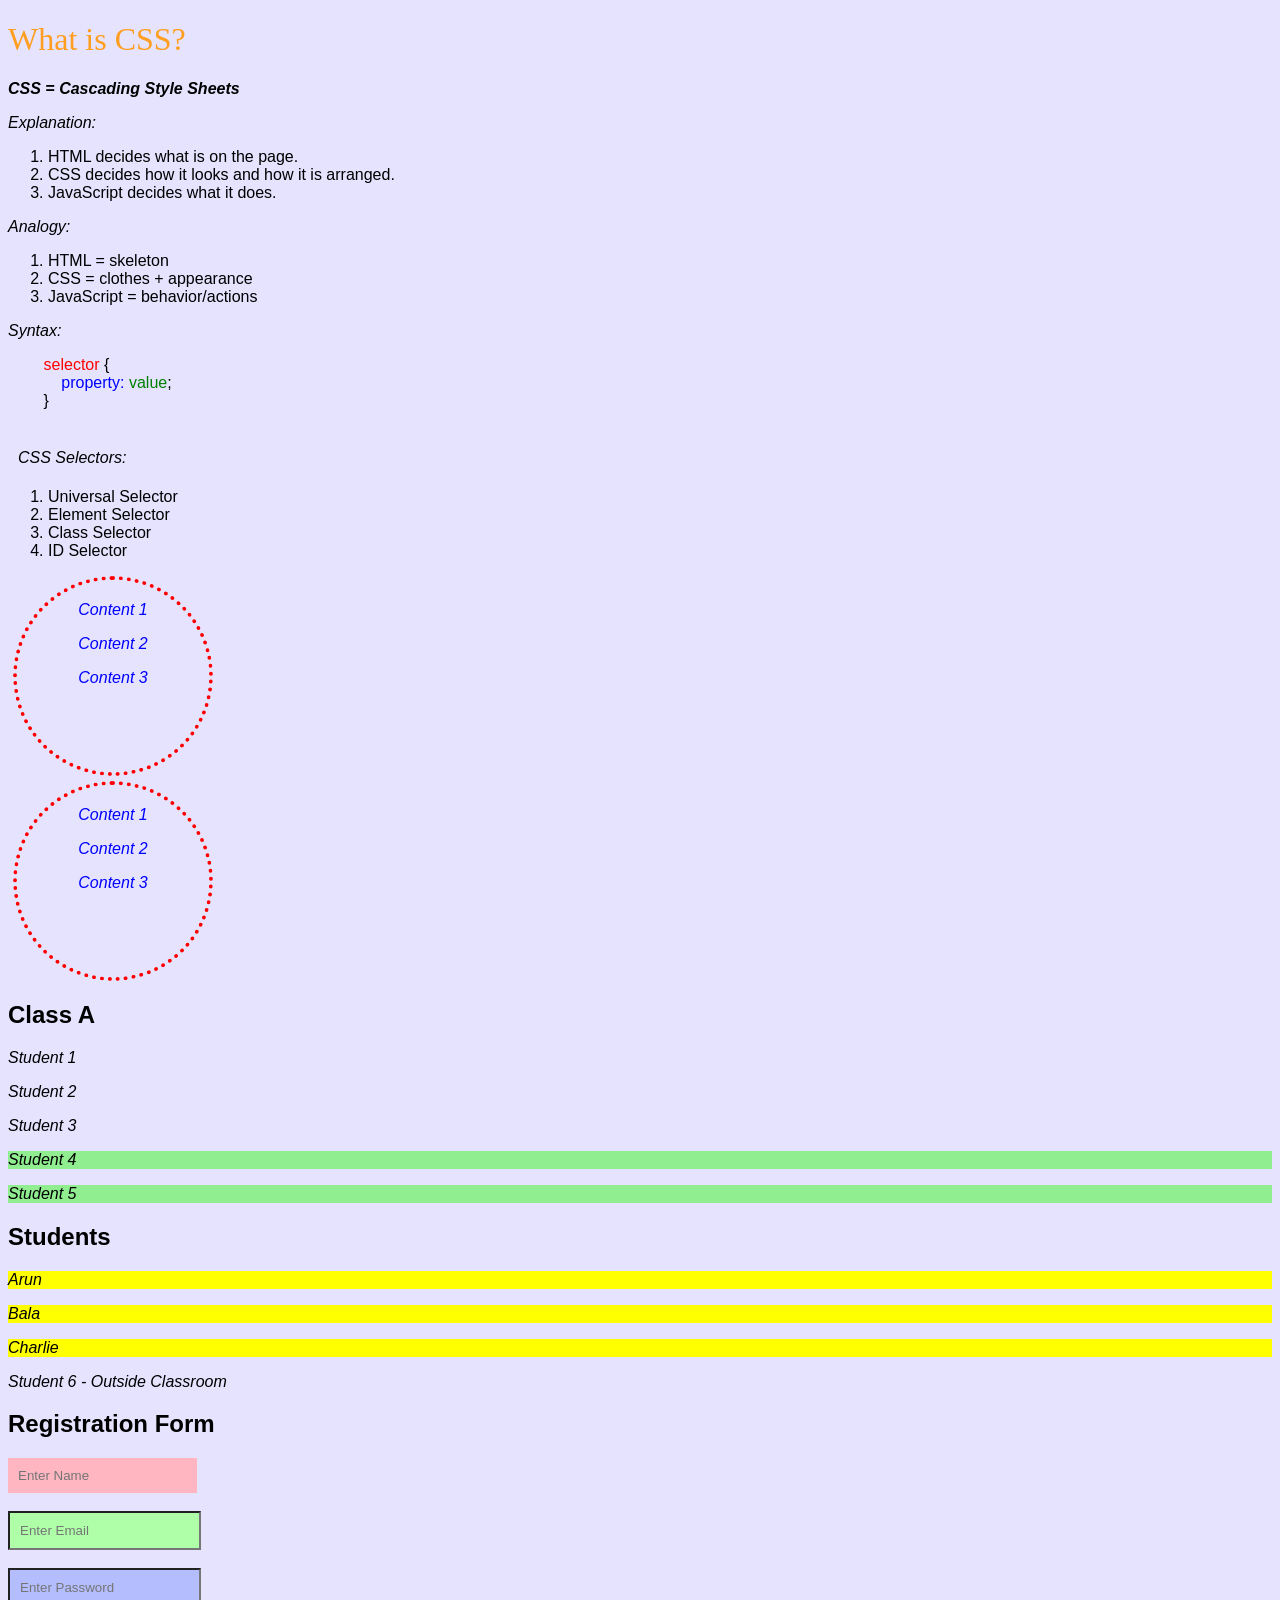
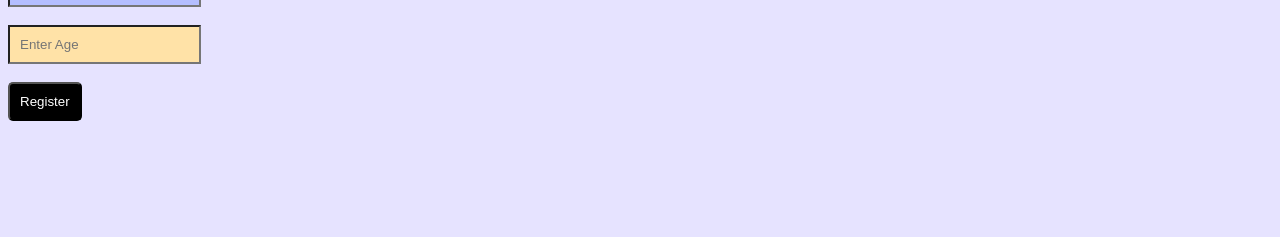
<file: Fullstack/Day_6 - HTML - CSS - JS/index.html>
<!DOCTYPE html>
<html lang="en">

<head>
    <meta charset="UTF-8">
    <meta name="viewport" content="width=device-width, initial-scale=1.0">
    <title>Document</title>
    <link rel="stylesheet" href="styles.css">
</head>

<body>
    <h1 id="heading1">What is CSS?</h1>
    <p><strong>CSS = Cascading Style Sheets</strong></p>
    <p>Explanation:</p>
    <ol>
        <li>HTML decides what is on the page.</li>
        <li>CSS decides how it looks and how it is arranged.</li>
        <li>JavaScript decides what it does.</li>
    </ol>
    <p>Analogy:</p>
    <ol>
        <li>HTML = skeleton</li>
        <li>CSS = clothes + appearance</li>
        <li>JavaScript = behavior/actions</li>
    </ol>

    <p>Syntax:</p>
    <pre>
        <span class="red">selector</span> {
            <span class="blue">property:</span> <span class="green">value</span>;
        }
    </pre>

    <p class="a3">CSS Selectors:</p>

    <ol>
        <li>Universal Selector</li>
        <li>Element Selector</li>
        <li>Class Selector</li>
        <li>ID Selector</li>
    </ol>

    <div class="card">
        <p>Content 1</p>
        <p>Content 2</p>
        <p>Content 3</p>
    </div>

    <div class="card">
        <p>Content 1</p>
        <p>Content 2</p>
        <p>Content 3</p>
    </div>


    <div class="classroom">
        <h2>Class A</h2>
        <div class="team">
            <p>Student 1</p>
            <p>Student 2</p>

            <div class="sub-team">
                <p>Student 3</p>
            </div>
        </div>
        <p>Student 4</p>
        <p>Student 5</p>
    </div>

    <div class="students">
        <h2>Students</h2>
        <p>Arun</p>
        <p>Bala</p>
        <p>Charlie</p>
    </div>
    <p>Student 6 - Outside Classroom</p>

    <h2>Registration Form</h2>
    <input type="text" placeholder="Enter Name">
    <br><br>
    <input type="email" placeholder="Enter Email">
    <br><br>
    <input type="password" placeholder="Enter Password">
    <br><br>
    <input type="number" placeholder="Enter Age">
    <br><br>

    <button type="submit">Register</button>
    <br>
    <br>
    <br>
    <br>
    <br>
    <br>
    <br>



</body>

</html>
</file>
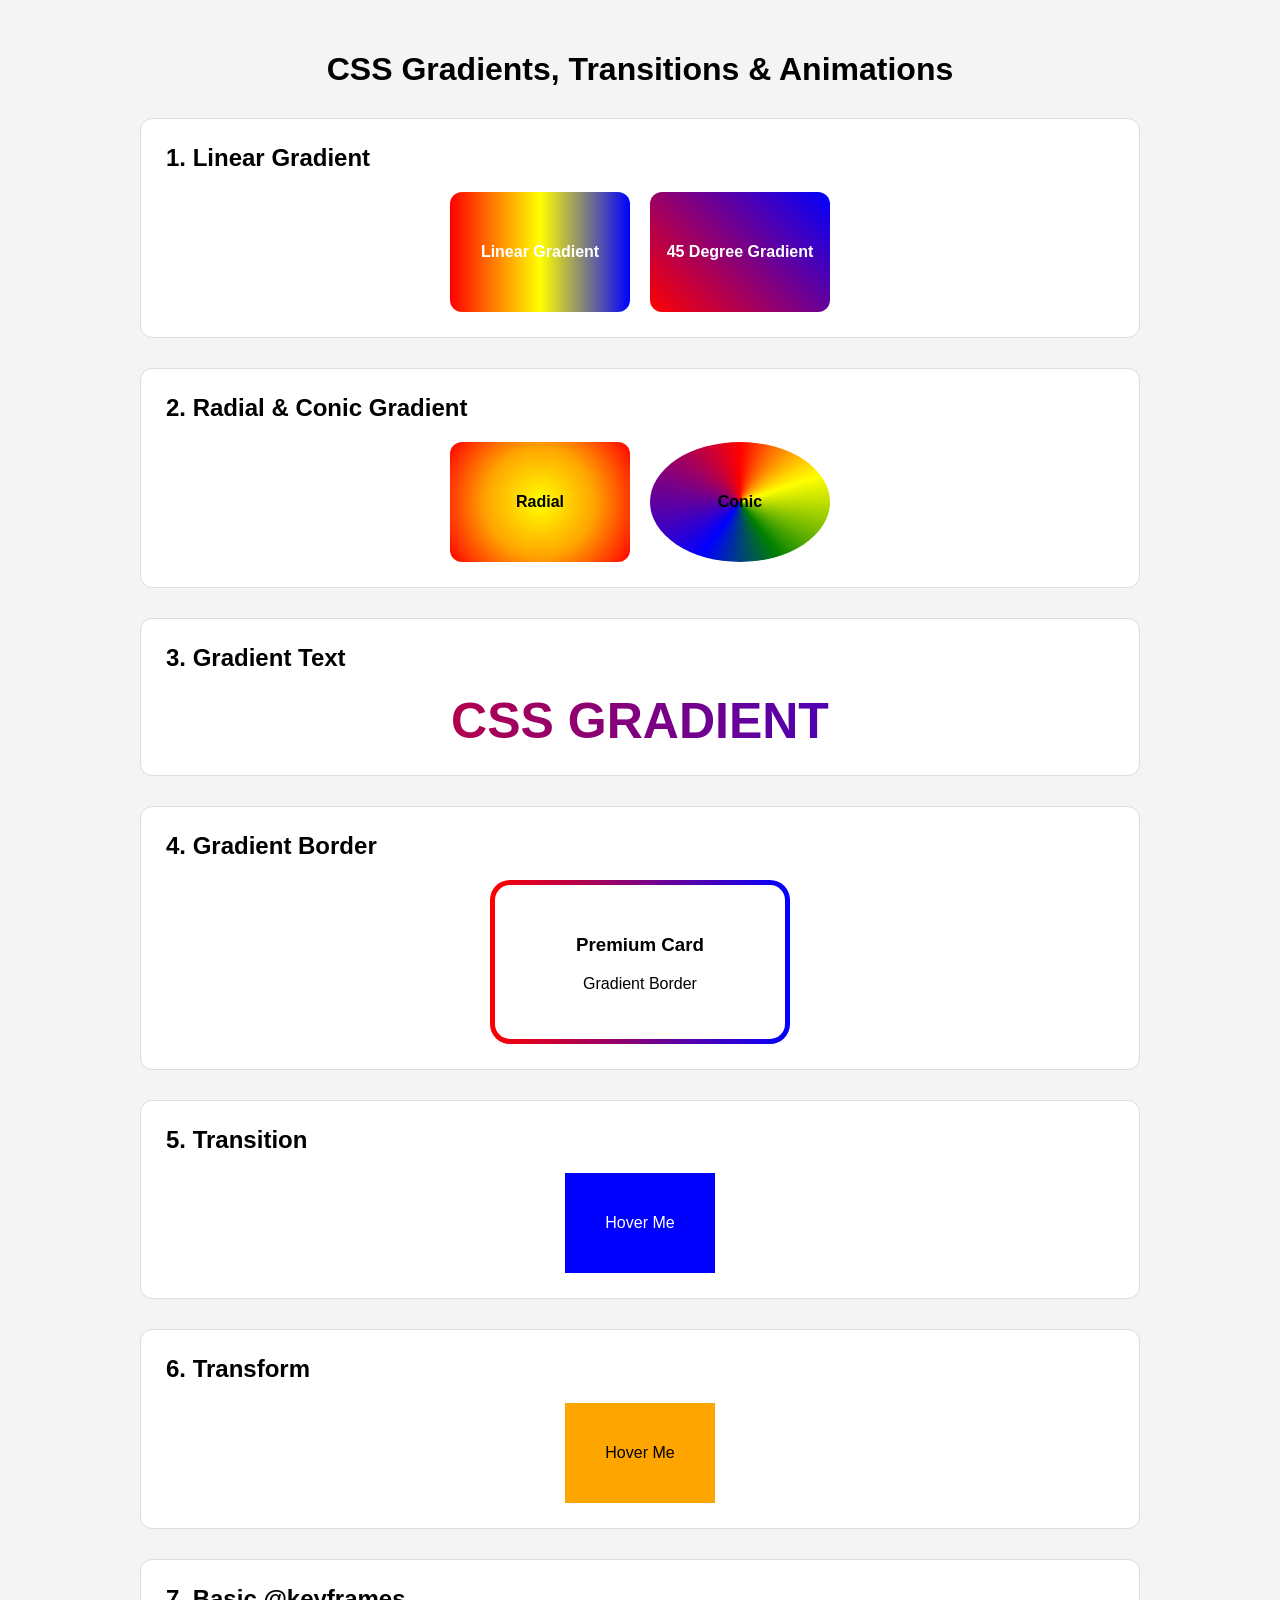
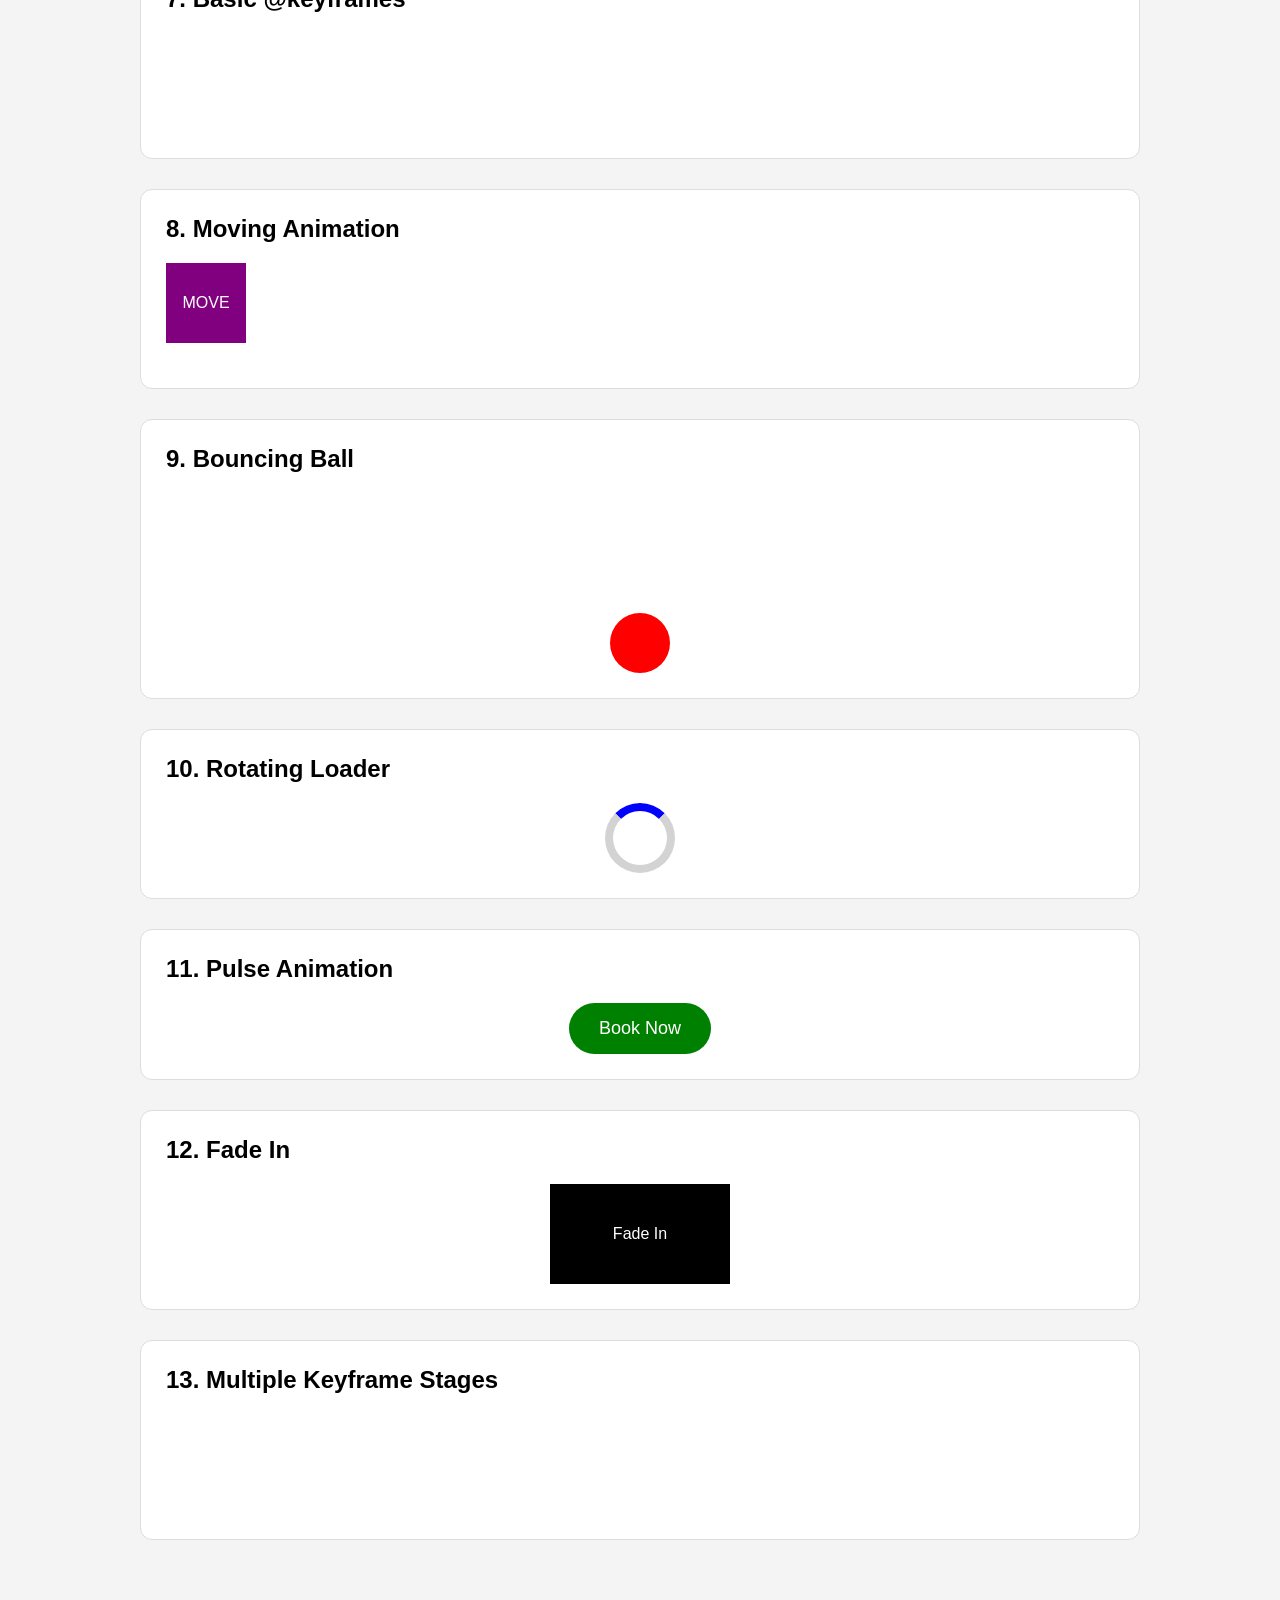
<file: Fullstack/Day_6 - HTML - CSS - JS/CSS-Visual-Effects.html>
<!DOCTYPE html>
<html lang="en">

<head>
    <meta charset="UTF-8">

    <meta name="viewport" content="width=device-width, initial-scale=1.0">
    <title>CSS Gradients and Animations</title>
    <style>
        * {
            box-sizing: border-box;
        }

        body {
            margin: 0;
            font-family: Arial, sans-serif;
            background-color: #f4f4f4;
            padding: 30px;
        }

        h1 {
            text-align: center;
        }

        h2 {
            margin-top: 0;
        }

        .section {
            max-width: 1000px;
            margin: 30px auto;
            padding: 25px;
            background-color: white;
            border-radius: 12px;
            border: 1px solid #ddd;
        }

        .demo-area {
            display: flex;
            gap: 20px;
            flex-wrap: wrap;
            align-items: center;
            justify-content: center;
        }

        .box {
            width: 180px;
            height: 120px;
            display: flex;
            justify-content: center;
            align-items: center;
            border-radius: 12px;
            font-weight: bold;
            text-align: center;
        }

        /* ======================================
           1. LINEAR GRADIENT
        ====================================== */

        .linear-gradient {
            background:
                linear-gradient(to right,
                    red,
                    yellow,
                    blue);

            color: white;
        }


        /* ======================================
           2. LINEAR GRADIENT WITH ANGLE
        ====================================== */

        .angle-gradient {
            background:
                linear-gradient(45deg,
                    red,
                    purple,
                    blue);

            color: white;
        }


        /* ======================================
           3. RADIAL GRADIENT
        ====================================== */

        .radial-gradient {
            background:
                radial-gradient(circle,
                    yellow,
                    orange,
                    red);
        }


        /* ======================================
           4. CONIC GRADIENT
        ====================================== */

        .conic-gradient {
            background:
                conic-gradient(red,
                    yellow,
                    green,
                    blue,
                    purple,
                    red);

            border-radius: 50%;
        }


        /* ======================================
           5. GRADIENT TEXT
        ====================================== */

        .gradient-text {
            font-size: 50px;
            font-weight: bold;
            text-align: center;
            background:
                linear-gradient(to right,
                    red,
                    purple,
                    blue);
            background-clip: text;
            color: transparent;
            -webkit-background-clip: text;
            -webkit-text-fill-color: transparent;
        }

        /* ======================================
           6. GRADIENT BORDER
        ====================================== */

        .gradient-border {
            width: 300px;
            padding: 30px;
            text-align: center;
            border: 5px solid transparent;
            border-radius: 20px;
            background:
                linear-gradient(white,
                    white) padding-box,
                linear-gradient(to right,
                    red,
                    purple,
                    blue) border-box;
        }


        /* ======================================
           7. BASIC TRANSITION
        ====================================== */

        .transition-box {
            width: 150px;
            height: 100px;
            background-color: blue;
            color: white;
            display: flex;
            justify-content: center;
            align-items: center;
            cursor: pointer;
            transition:
                background-color 0.5s ease-in,
                transform 0.5s ease-out,
                color 0.5s ease-in-out;
        }

        .transition-box:hover {
            background-color: green;
            transform: scale(1.2);
            color: rgb(52, 19, 149);
        }


        /* ======================================
           8. TRANSFORM
        ====================================== */

        .transform-box {
            width: 150px;
            height: 100px;
            background-color: orange;
            display: flex;
            justify-content: center;
            align-items: center;
            transition: transform 0.5s ease;
        }

        .transform-box:hover {
            transform:
                translateX(20px) rotate(10deg) scale(1.1);
        }

        /* ======================================
           9. BASIC KEYFRAME ANIMATION
        ====================================== */

        @keyframes colorChange {
            from {
                background-color: red;
            }

            to {
                background-color: blue;
            }
        }

        .animation-box {
            width: 150px;
            height: 100px;
            color: white;
            display: flex;
            justify-content: center;
            align-items: center;
            animation-name: colorChange;
            animation-duration: 1.2s;
            animation-iteration-count: infinite;
            animation-direction: alternate;
        }


        /* ======================================
           10. MOVING BOX
        ====================================== */

        @keyframes moveBox {

            0% {
                transform: translateX(0);
            }

            50% {
                transform: translateX(200px);
            }

            100% {
                transform: translateX(0);
            }

        }

        .move-area {
            width: 100%;
            min-height: 100px;
            overflow: hidden;
        }

        .moving-box {
            width: 80px;
            height: 80px;
            background-color: purple;
            color: white;
            display: flex;
            justify-content: center;
            align-items: center;
            animation:
                moveBox 3s ease-in-out infinite;
        }


        /* ======================================
           11. BOUNCING BALL
        ====================================== */

        @keyframes bounce {

            0% {
                transform: translateY(0);
            }

            50% {
                transform: translateY(-100px);
            }

            100% {
                transform: translateY(0);
            }

        }

        .ball-area {
            height: 180px;
            display: flex;
            justify-content: center;
            align-items: flex-end;
        }

        .ball {
            width: 60px;
            height: 60px;
            background-color: red;
            border-radius: 50%;
            animation:
                bounce 1s ease-in-out infinite;
        }


        /* ======================================
           12. ROTATING LOADER
        ====================================== */

        @keyframes rotateLoader {

            from {
                transform: rotate(0deg);
            }

            to {
                transform: rotate(360deg);
            }

        }

        .loader {
            width: 70px;
            height: 70px;

            border: 8px solid lightgray;

            border-top-color: blue;

            border-radius: 50%;

            animation:
                rotateLoader 1s linear infinite;
        }


        /* ======================================
           13. PULSE ANIMATION
        ====================================== */

        @keyframes pulse {

            0% {
                transform: scale(1);
            }

            50% {
                transform: scale(1.2);
            }

            100% {
                transform: scale(1);
            }

        }

        .pulse-button {
            padding: 15px 30px;

            border: none;

            border-radius: 30px;

            background-color: green;

            color: white;

            font-size: 18px;

            cursor: pointer;

            animation:
                pulse 1.5s ease-in-out infinite;
        }


        /* ======================================
           14. FADE IN
        ====================================== */

        @keyframes fadeIn {

            from {
                opacity: 0;
            }

            to {
                opacity: 1;
            }

        }

        .fade-box {
            width: 180px;
            height: 100px;

            background-color: black;

            color: white;

            display: flex;

            justify-content: center;
            align-items: center;

            animation:
                fadeIn 3s ease;
        }


        /* ======================================
           15. MULTIPLE KEYFRAME STAGES
        ====================================== */

        @keyframes multiStage {

            0% {
                background-color: red;

                transform: translateX(0);
            }

            25% {
                background-color: orange;

                transform: translateX(80px);
            }

            50% {
                background-color: green;

                transform: translateX(160px);
            }

            75% {
                background-color: blue;

                transform: translateX(80px);
            }

            100% {
                background-color: purple;

                transform: translateX(0);
            }

        }

        .multi-box {
            width: 100px;
            height: 100px;

            color: white;

            display: flex;

            justify-content: center;
            align-items: center;

            animation:
                multiStage 4s ease-in-out infinite;
        }


        /* ======================================
           REDUCED MOTION
        ====================================== */

        @media (prefers-reduced-motion: reduce) {

            *,
            *::before,
            *::after {
                animation-duration: 0.01ms !important;

                animation-iteration-count: 1 !important;

                transition-duration: 0.01ms !important;
            }

        }
    </style>

</head>


<body>

    <h1>
        CSS Gradients, Transitions & Animations
    </h1>


    <!-- ======================================
         LINEAR GRADIENT
    ======================================= -->

    <section class="section">

        <h2>
            1. Linear Gradient
        </h2>

        <div class="demo-area">

            <div class="box linear-gradient">
                Linear Gradient
            </div>

            <div class="box angle-gradient">
                45 Degree Gradient
            </div>

        </div>

    </section>


    <!-- ======================================
         RADIAL / CONIC
    ======================================= -->

    <section class="section">

        <h2>
            2. Radial & Conic Gradient
        </h2>

        <div class="demo-area">

            <div class="box radial-gradient">
                Radial
            </div>

            <div class="box conic-gradient">
                Conic
            </div>

        </div>

    </section>


    <!-- ======================================
         GRADIENT TEXT
    ======================================= -->

    <section class="section">

        <h2>
            3. Gradient Text
        </h2>

        <div class="gradient-text">
            CSS GRADIENT
        </div>

    </section>


    <!-- ======================================
         GRADIENT BORDER
    ======================================= -->

    <section class="section">

        <h2>
            4. Gradient Border
        </h2>

        <div class="demo-area">

            <div class="gradient-border">

                <h3>
                    Premium Card
                </h3>

                <p>
                    Gradient Border
                </p>

            </div>

        </div>

    </section>


    <!-- ======================================
         TRANSITION
    ======================================= -->

    <section class="section">

        <h2>
            5. Transition
        </h2>

        <div class="demo-area">

            <div class="transition-box">
                Hover Me
            </div>

        </div>

    </section>


    <!-- ======================================
         TRANSFORM
    ======================================= -->

    <section class="section">

        <h2>
            6. Transform
        </h2>

        <div class="demo-area">

            <div class="transform-box">
                Hover Me
            </div>

        </div>

    </section>


    <!-- ======================================
         BASIC KEYFRAME
    ======================================= -->

    <section class="section">

        <h2>
            7. Basic @keyframes
        </h2>

        <div class="demo-area">

            <div class="animation-box">
                Color Change
            </div>

        </div>

    </section>


    <!-- ======================================
         MOVEMENT
    ======================================= -->

    <section class="section">

        <h2>
            8. Moving Animation
        </h2>

        <div class="move-area">

            <div class="moving-box">
                MOVE
            </div>

        </div>

    </section>


    <!-- ======================================
         BOUNCE
    ======================================= -->

    <section class="section">

        <h2>
            9. Bouncing Ball
        </h2>

        <div class="ball-area">

            <div class="ball"></div>

        </div>

    </section>


    <!-- ======================================
         LOADER
    ======================================= -->

    <section class="section">

        <h2>
            10. Rotating Loader
        </h2>

        <div class="demo-area">

            <div class="loader"></div>

        </div>

    </section>


    <!-- ======================================
         PULSE
    ======================================= -->

    <section class="section">

        <h2>
            11. Pulse Animation
        </h2>

        <div class="demo-area">

            <button class="pulse-button">
                Book Now
            </button>

        </div>

    </section>


    <!-- ======================================
         FADE IN
    ======================================= -->

    <section class="section">

        <h2>
            12. Fade In
        </h2>

        <div class="demo-area">

            <div class="fade-box">
                Fade In
            </div>

        </div>

    </section>


    <!-- ======================================
         MULTI STAGE
    ======================================= -->

    <section class="section">

        <h2>
            13. Multiple Keyframe Stages
        </h2>

        <div class="move-area">

            <div class="multi-box">
                CSS
            </div>

        </div>

    </section>


</body>

</html>
</file>
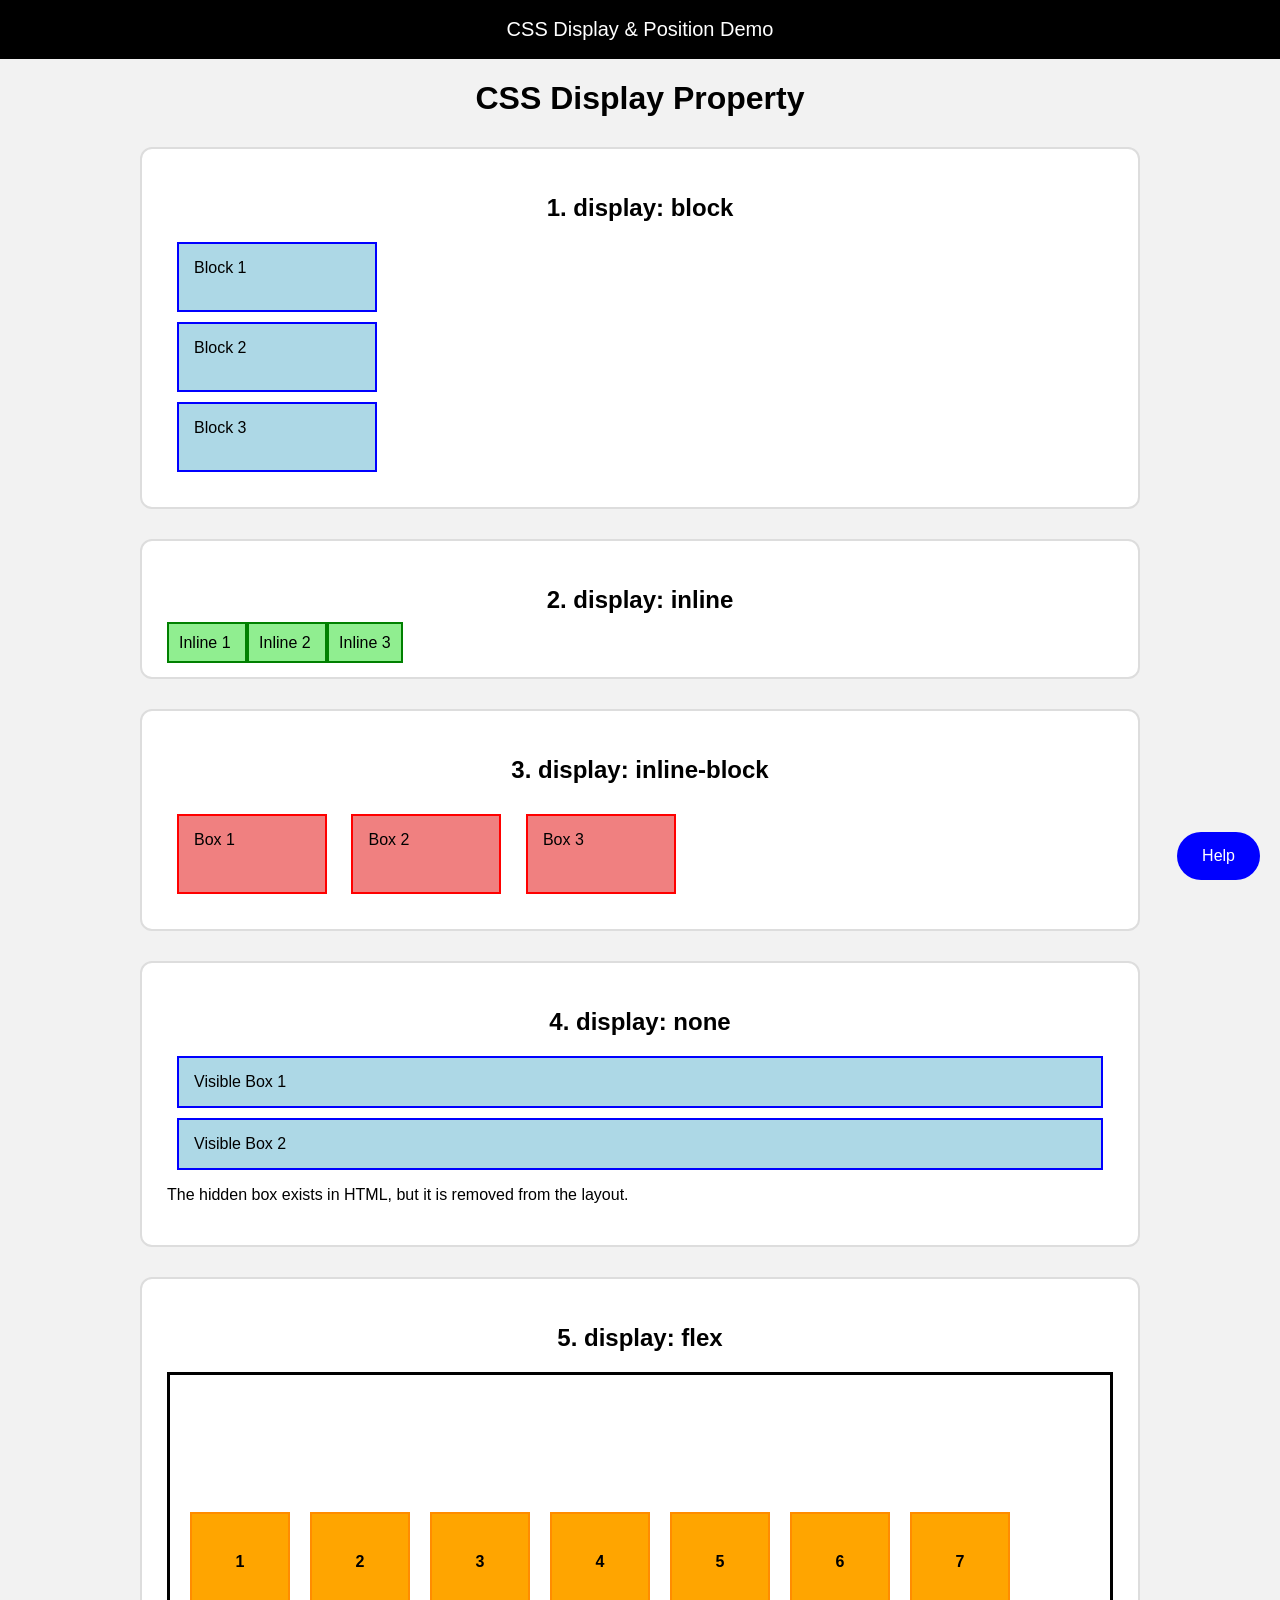
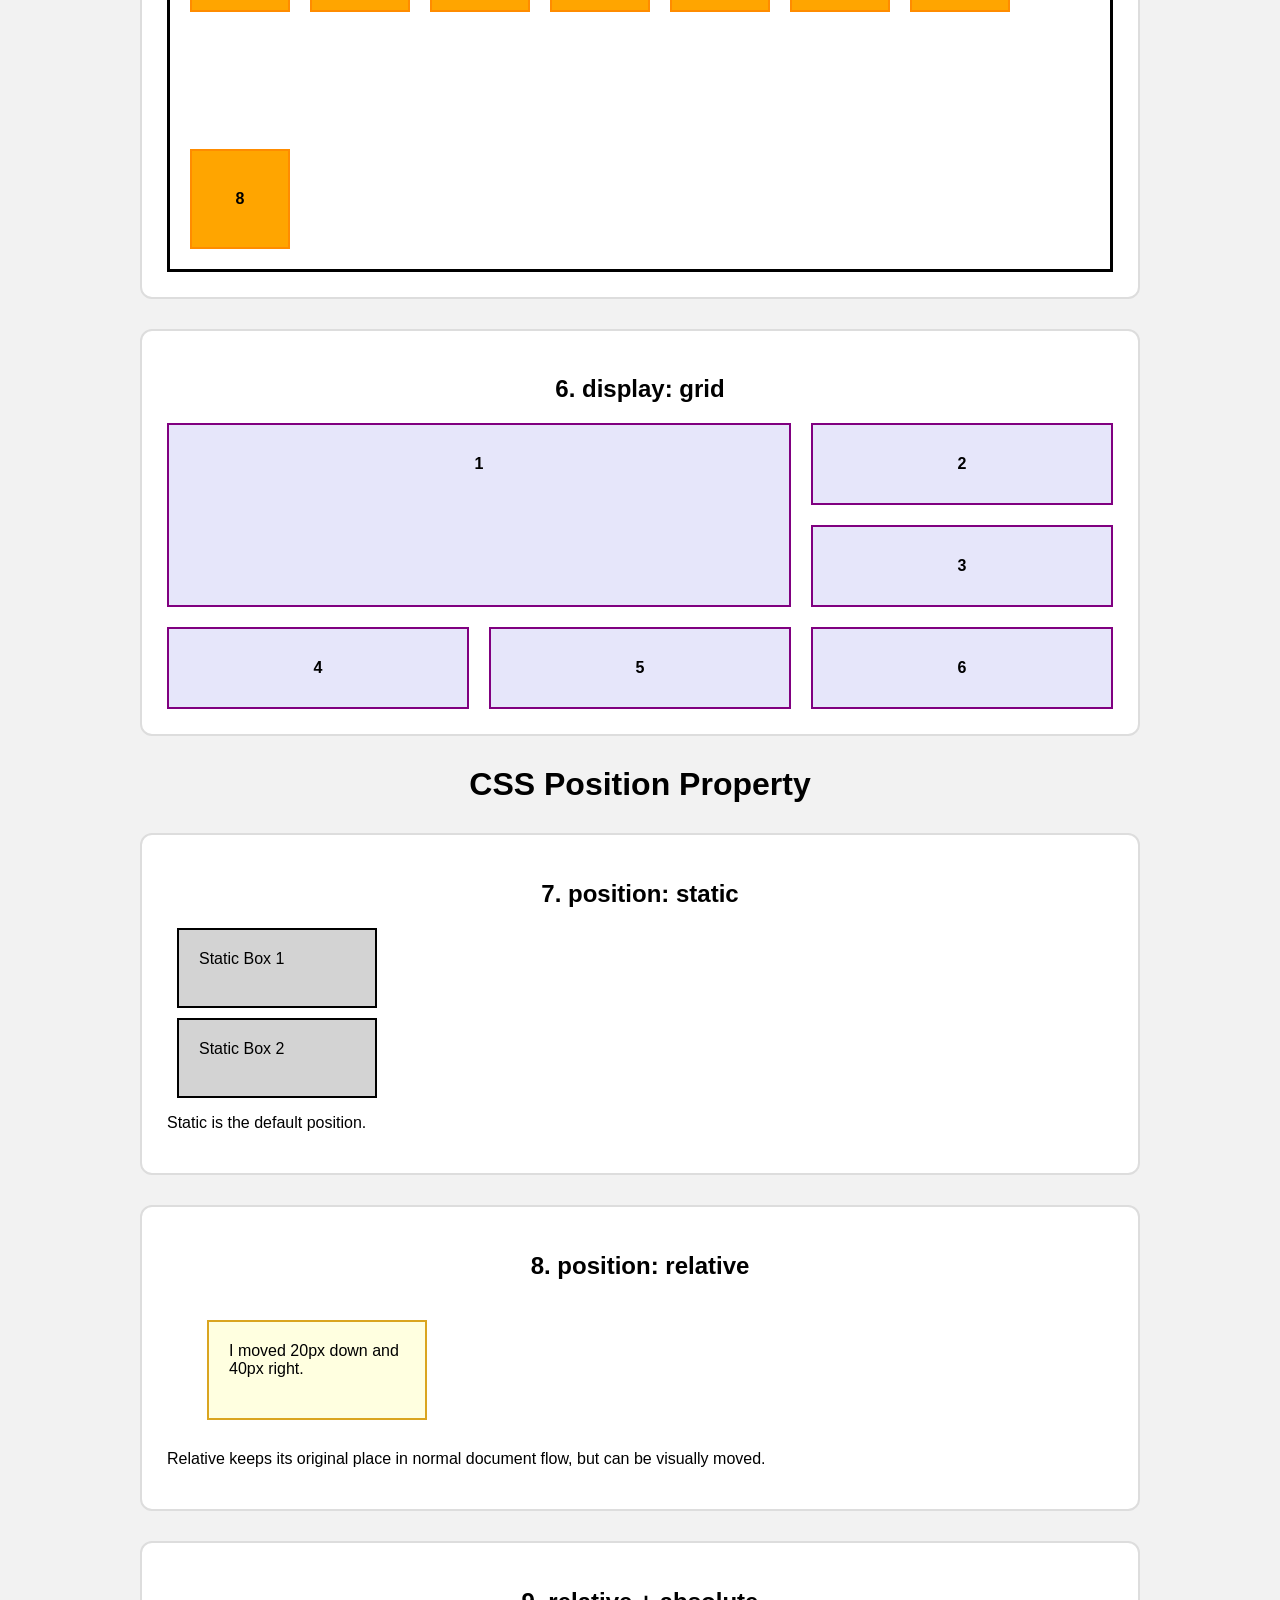
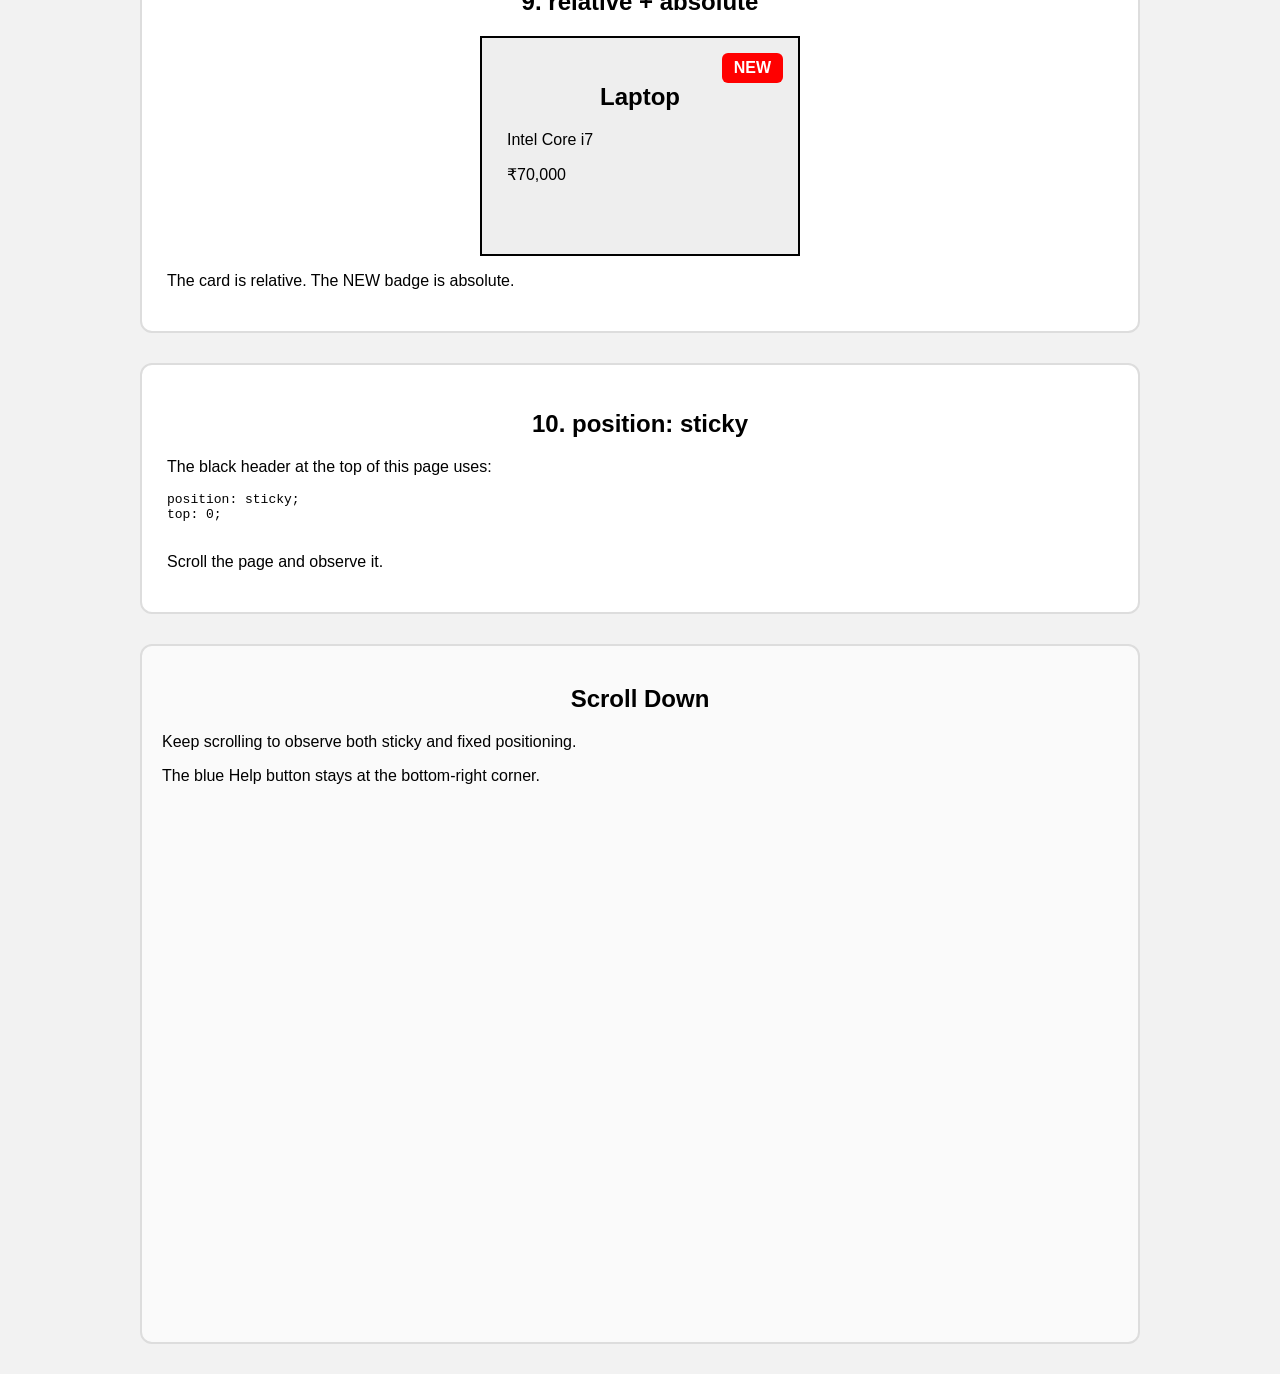
<file: Fullstack/Day_6 - HTML - CSS - JS/Display-Position.html>
<!DOCTYPE html>
<html lang="en">

<head>
    <meta charset="UTF-8">

    <meta name="viewport" content="width=device-width, initial-scale=1.0">

    <title>Display and Position Demo</title>

    <style>
        * {
            box-sizing: border-box;
        }

        body {
            margin: 0;
            font-family: Arial, sans-serif;
            background-color: #f2f2f2;
        }

        h1,
        h2 {
            text-align: center;
        }

        .section {
            width: 90%;
            max-width: 1000px;
            margin: 30px auto;
            padding: 25px;
            background-color: white;
            border: 2px solid #ddd;
            border-radius: 12px;
        }

        .demo-box {
            background-color: lightblue;

            border: 2px solid blue;

            padding: 15px;
            margin: 10px;
        }


        /* =========================
           1. DISPLAY BLOCK
        ========================= */

        .block-box {
            display: block;
            width: 200px;
            height: 70px;
        }

        /* =========================
           2. DISPLAY INLINE
        ========================= */
        .inline-box {
            display: inline;
            background-color: lightgreen;
            border: 2px solid green;
            padding: 10px;
        }

        /* =========================
           3. DISPLAY INLINE-BLOCK
        ========================= */

        .inline-block-box {
            display: inline-block;
            width: 150px;
            height: 80px;
            background-color: lightcoral;
            border: 2px solid red;
            padding: 15px;
            margin: 10px;
        }


        /* =========================
           4. DISPLAY NONE
        ========================= */

        .none-box {
            display: none;
        }


        /* =========================
           5. FLEXBOX
           justify-content → main axis
            align-items     → cross axis
        ========================= */
        .flex-container {
            height: 500px;
            display: flex;
            justify-content: start;
            align-items: end;
            gap: 20px;
            min-height: 200px;
            border: 3px solid black;
            padding: 20px;
            flex-wrap: wrap;
        }

        .flex-item {
            width: 100px;
            height: 100px;
            background-color: orange;
            border: 2px solid darkorange;
            display: flex;
            flex-direction: column;
            justify-content: center;
            align-items: center;
            font-weight: bold;
        }

        /* =========================
           6. GRID
        ========================= */

        .grid-container {
            display: grid;
            grid-template-columns: repeat(3, 1fr);
            grid-template-rows: 1fr 1fr;
            gap: 20px;
        }

        .grid-item {
            padding: 30px;
            background-color: lavender;
            border: 2px solid purple;
            text-align: center;
            font-weight: bold;
        }

        .grid-item1 {
            grid-column: span 2;
            grid-row: span 2;
        }

        /* =========================
           7. POSITION STATIC
        ========================= */

        .static-box {
            position: static;
            width: 200px;
            height: 80px;
            background-color: lightgray;
            border: 2px solid black;
            padding: 20px;
            margin: 10px;
        }


        /* =========================
           8. POSITION RELATIVE
        ========================= */

        .relative-box {
            position: relative;
            top: 20px;
            left: 40px;
            width: 220px;
            height: 100px;
            background-color: lightyellow;
            border: 2px solid goldenrod;
            padding: 20px;
            margin-bottom: 50px;
        }


        /* =========================
           9. RELATIVE + ABSOLUTE
        ========================= */

        .product-card {
            width: 320px;
            height: 220px;
            background-color: #eeeeee;
            border: 2px solid black;
            padding: 25px;
            position: relative;
            margin: auto;
        }

        .badge {
            position: absolute;
            top: 15px;
            right: 15px;
            background-color: red;
            color: white;
            padding: 6px 12px;
            border-radius: 6px;
            font-weight: bold;
        }


        /* =========================
           10. STICKY
        ========================= */

        .sticky-header {
            position: sticky;
            top: 0;
            background-color: black;
            color: white;
            padding: 18px;
            text-align: center;
            font-size: 20px;
            z-index: 100;
        }

        /* =========================
           11. FIXED
        ========================= */

        .fixed-button {
            position: fixed;
            right: 20px;
            bottom: 20px;
            padding: 15px 25px;
            background-color: blue;
            color: white;
            border: none;
            border-radius: 30px;
            cursor: pointer;
            font-size: 16px;
        }

        .fixed-button:hover {
            background-color: darkblue;
        }

        /* =========================
           EXTRA SPACE FOR SCROLLING
        ========================= */
        .scroll-space {
            height: 700px;
            padding: 20px;
            background-color: #fafafa;
        }
    </style>
</head>


<body>
    <!-- =========================
         STICKY HEADER
    ========================== -->

    <header class="sticky-header">
        CSS Display & Position Demo
    </header>


    <h1>
        CSS Display Property
    </h1>


    <!-- =========================
         1. BLOCK
    ========================== -->

    <section class="section">
        <h2>
            1. display: block
        </h2>
        <div class="demo-box block-box">
            Block 1
        </div>
        <div class="demo-box block-box">
            Block 2
        </div>
        <div class="demo-box block-box">
            Block 3
        </div>
    </section>


    <!-- =========================
         2. INLINE
    ========================== -->

    <section class="section">

        <h2>
            2. display: inline
        </h2>

        <span class="inline-box">
            Inline 1
        </span>

        <span class="inline-box">
            Inline 2
        </span>

        <span class="inline-box">
            Inline 3
        </span>

    </section>


    <!-- =========================
         3. INLINE BLOCK
    ========================== -->

    <section class="section">

        <h2>
            3. display: inline-block
        </h2>

        <div class="inline-block-box">
            Box 1
        </div>

        <div class="inline-block-box">
            Box 2
        </div>

        <div class="inline-block-box">
            Box 3
        </div>

    </section>


    <!-- =========================
         4. DISPLAY NONE
    ========================== -->

    <section class="section">

        <h2>
            4. display: none
        </h2>

        <div class="demo-box">
            Visible Box 1
        </div>

        <div class="demo-box none-box">
            Hidden Box
        </div>

        <div class="demo-box">
            Visible Box 2
        </div>

        <p>
            The hidden box exists in HTML,
            but it is removed from the layout.
        </p>

    </section>


    <!-- =========================
         5. FLEX
    ========================== -->

    <section class="section">

        <h2>
            5. display: flex
        </h2>
        <div class="flex-container">
            <div class="flex-item">1</div>
            <div class="flex-item">2</div>
            <div class="flex-item">3</div>
            <div class="flex-item">4</div>
            <div class="flex-item">5</div>
            <div class="flex-item">6</div>
            <div class="flex-item">7</div>
            <div class="flex-item">8</div>
        </div>

    </section>


    <!-- =========================
         6. GRID
    ========================== -->

    <section class="section">
        <h2>
            6. display: grid
        </h2>
        <div class="grid-container">
            <div class="grid-item grid-item1">1</div>
            <div class="grid-item">2</div>
            <div class="grid-item">3</div>
            <div class="grid-item">4</div>
            <div class="grid-item">5</div>
            <div class="grid-item">6</div>
        </div>
    </section>


    <h1>
        CSS Position Property
    </h1>


    <!-- =========================
         7. STATIC
    ========================== -->

    <section class="section">

        <h2>
            7. position: static
        </h2>

        <div class="static-box">
            Static Box 1
        </div>

        <div class="static-box">
            Static Box 2
        </div>

        <p>
            Static is the default position.
        </p>

    </section>


    <!-- =========================
         8. RELATIVE
    ========================== -->

    <section class="section">

        <h2>
            8. position: relative
        </h2>

        <div class="relative-box">
            I moved 20px down
            and 40px right.
        </div>

        <p>
            Relative keeps its original
            place in normal document flow,
            but can be visually moved.
        </p>

    </section>


    <!-- =========================
         9. ABSOLUTE
    ========================== -->

    <section class="section">

        <h2>
            9. relative + absolute
        </h2>

        <div class="product-card">
            <span class="badge">
                NEW
            </span>
            <h2>
                Laptop
            </h2>
            <p>
                Intel Core i7
            </p>
            <p>
                ₹70,000
            </p>
        </div>
        <p>
            The card is relative.
            The NEW badge is absolute.
        </p>
    </section>


    <!-- =========================
         10. STICKY
    ========================== -->

    <section class="section">

        <h2>
            10. position: sticky
        </h2>

        <p>
            The black header at the top of
            this page uses:
        </p>

        <pre>
position: sticky;
top: 0;
        </pre>

        <p>
            Scroll the page and observe it.
        </p>

    </section>


    <!-- =========================
         SCROLL AREA
    ========================== -->

    <section class="section scroll-space">

        <h2>
            Scroll Down
        </h2>

        <p>
            Keep scrolling to observe both
            sticky and fixed positioning.
        </p>

        <p>
            The blue Help button stays
            at the bottom-right corner.
        </p>

    </section>


    <!-- =========================
         11. FIXED
    ========================== -->

    <button class="fixed-button">
        Help
    </button>


</body>

</html>
</file>
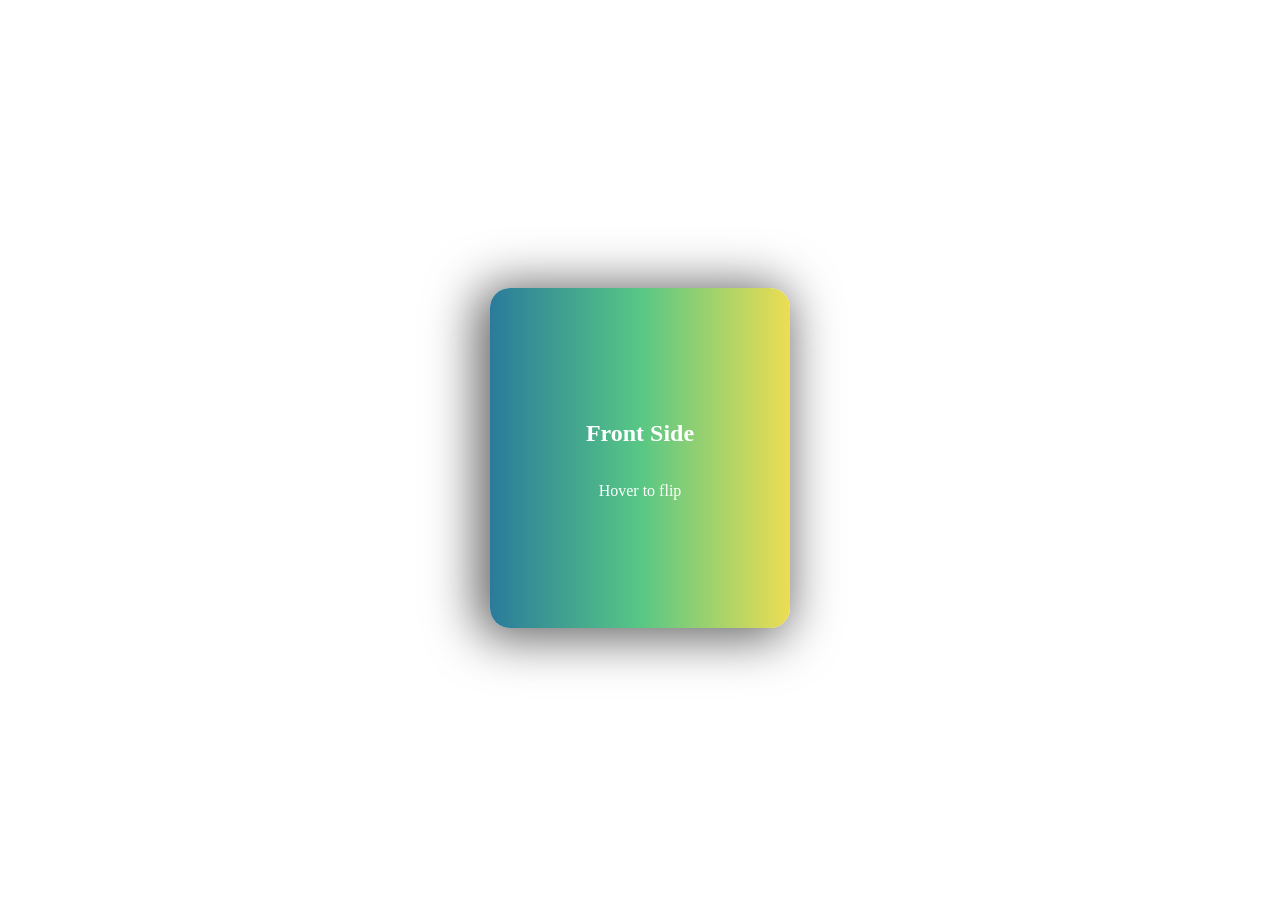
<file: Fullstack/Day_6 - HTML - CSS - JS/flip-card.html>
<!DOCTYPE html>
<html lang="en">

<head>
    <meta charset="UTF-8">
    <meta name="viewport" content="width=device-width, initial-scale=1.0">
    <title>Document</title>

    <style>
        * {
            box-sizing: border-box;
        }

        body {
            display: flex;
            justify-content: center;
            align-items: center;
            min-height: 100vh;
        }

        .flip-card {
            width: 300px;
            height: 340px;
            /* Important 3d Depth */
            perspective: 1000px;
        }

        .flip-card-inner {
            position: relative;
            width: 100%;
            height: 100%;
            /* Important Smooth Rotatioj */
            transition:
                transform 0.6s ease;
            /* Important */
            transform-style: preserve-3d;
        }

        .flip-card:hover .flip-card-inner {
            transform: rotateY(180deg);
        }

        .flip-card-front,
        .flip-card-back {
            position: absolute;
            width: 100%;
            height: 100%;
            display: flex;
            flex-direction: column;
            justify-content: center;
            align-items: center;
            /* Important */
            backface-visibility: hidden;
            border-radius: 20px;
            box-shadow: -7px 4px 50px 6px rgba(0, 0, 0, 0.62);
        }

        .flip-card-front {
            background: #2A7B9B;
            background: linear-gradient(90deg, rgba(42, 123, 155, 1) 0%, rgba(87, 199, 133, 1) 50%, rgba(237, 221, 83, 1) 100%);
            color: white;
        }

        .flip-card-back {
            background: #833AB4;
            background: linear-gradient(90deg, rgba(131, 58, 180, 1) 0%, rgba(253, 29, 29, 1) 50%, rgba(252, 176, 69, 1) 100%);
            color: white;
            transform: rotateY(180deg);
        }
    </style>
</head>

<body>
    <div class="flip-card">
        <div class="flip-card-inner">
            <div class="flip-card-front">
                <h2>Front Side</h2>
                <p>Hover to flip</p>
            </div>
            <div class="flip-card-back">
                <h2>Back Side</h2>
                <p>Hello Students!</p>
            </div>
        </div>
    </div>
</body>

</html>
</file>
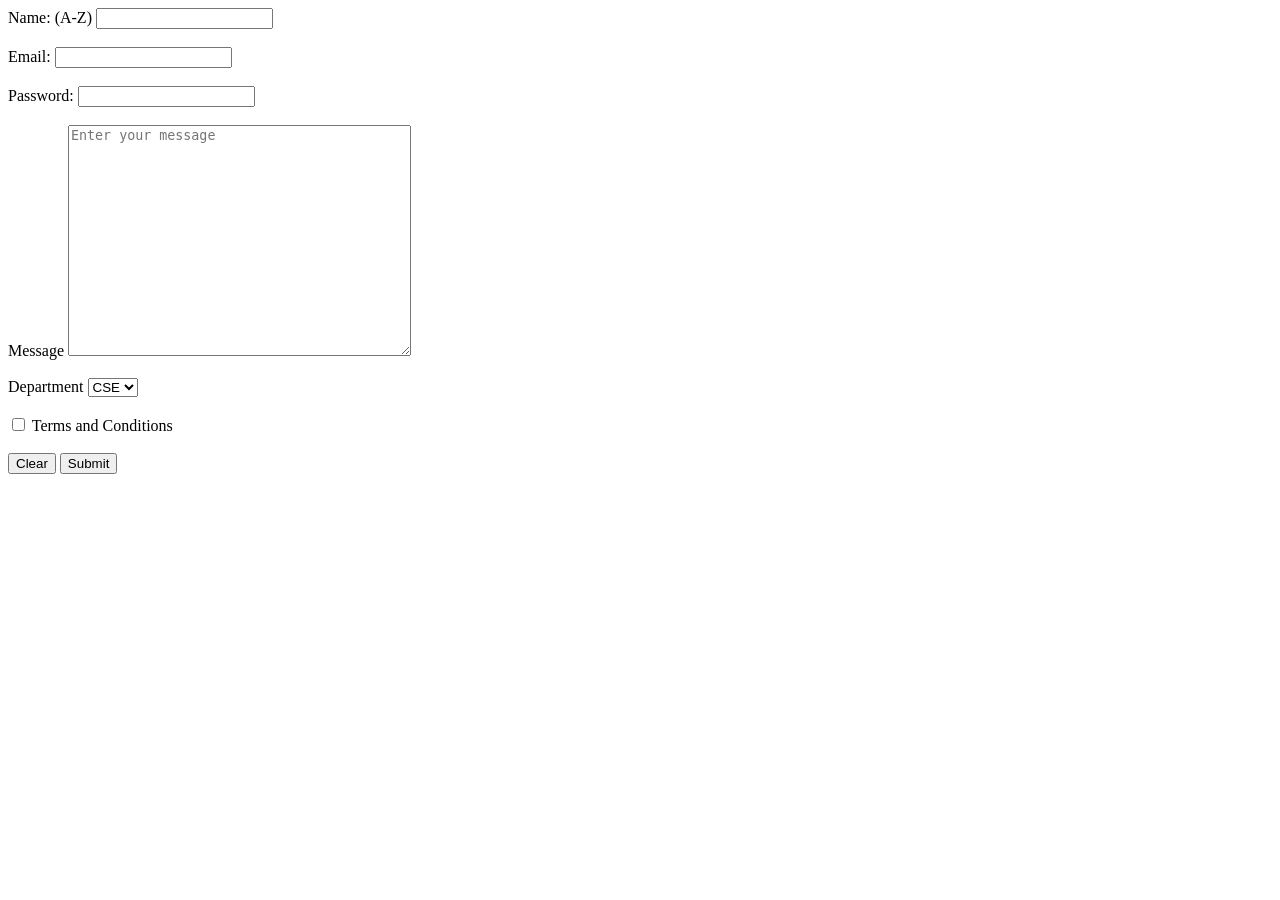
<file: Fullstack/Day_6 - HTML - CSS - JS/Form.html>
<!DOCTYPE html>
<html lang="en">

<head>
    <meta charset="UTF-8">
    <meta name="viewport" content="width=device-width, initial-scale=1.0">
    <title>Document</title>
</head>

<body>
    <form action="/Fullstack/Day_6 - HTML - CSS - JS/register.html" method="post">
        <label for="name">Name: (A-Z)</label>
        <input type="text" name="name" required minlength="10" pattern="[A-z]+">
        <br>
        <br>
        <label for="email">Email: </label>
        <input type="email" name="email" required>
        <br>
        <br>
        <label for="password">Password: </label>
        <input type="password" name="password" required>
        <br>
        <br>
        <label for="message">Message</label>
        <textarea id="message" name="message" rows="15" cols="40" min="20" max="200"
            placeholder="Enter your message"></textarea>
        <br>
        <br>
        <label for="department">
            Department
        </label>
        <select id="department" name="department">
            <option value="cse">
                CSE
            </option>
            <option value="ece">
                ECE
            </option>
            <option value="eee">
                EEE
            </option>
        </select>
        <br>
        <br>
        <input type="checkbox" id="id" name="checkbox" required />
        <label for="checkbox">Terms and Conditions</label>
        <br>
        <br>
        <button type="reset">
            Clear
        </button>
        <button type="submit">Submit</button>
    </form>
</body>

</html>
</file>
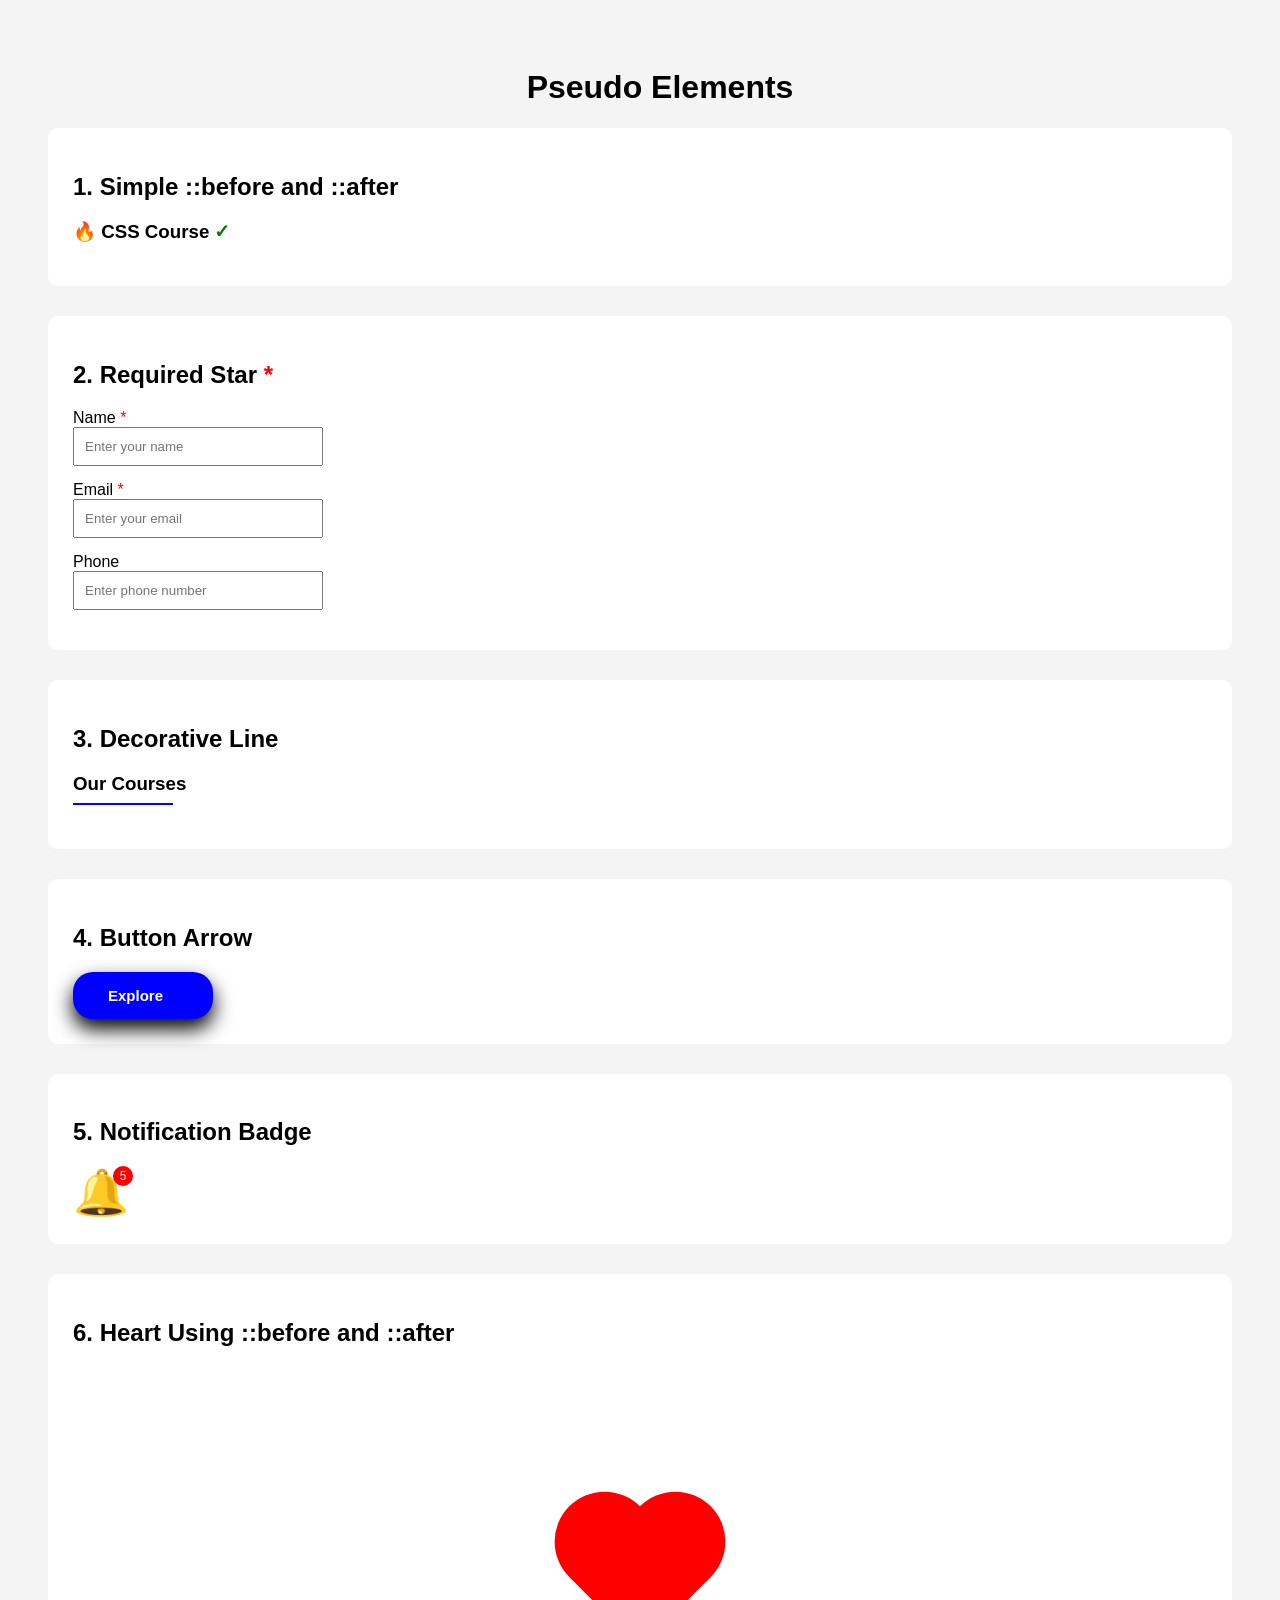
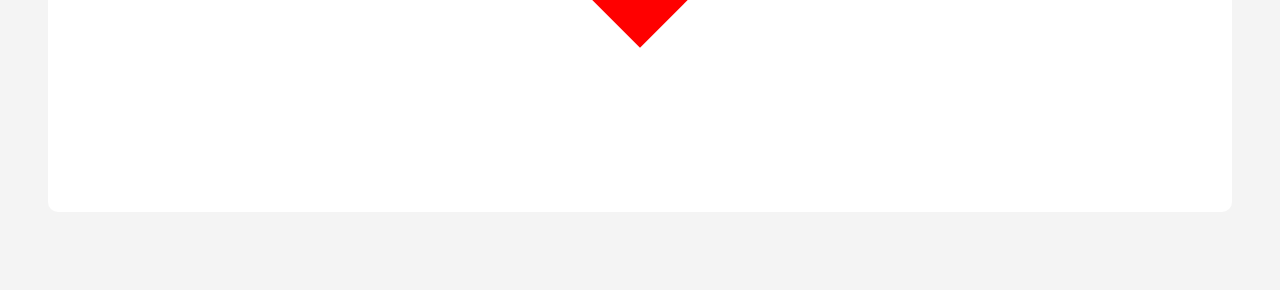
<file: Fullstack/Day_6 - HTML - CSS - JS/Pseudo-Elements.html>
<!DOCTYPE html>
<html lang="en">

<head>
    <meta charset="UTF-8">
    <meta name="viewport" content="width=device-width, initial-scale=1.0">
    <title>Pseudo Elements</title>
    <style>
        * {
            box-sizing: border-box;
        }

        body {
            font-family: Arial, sans-serif;
            background-color: #f4f4f4;
            padding: 40px;
        }

        h1 {
            text-align: center;
            margin-left: 40px;
        }

        .section {
            background-color: white;
            padding: 25px;
            margin-bottom: 30px;
            border-radius: 10px;
        }

        /* =========================
            1. SIMPLE BEFORE / AFTER
        ========================= */
        .title::before {
            content: "🔥 ";
        }

        .title::after {
            content: " ✓";
            color: green;
        }

        /* =========================
            2. REQUIRED STAR
        ========================= */
        input {
            padding: 10px;
            margin-bottom: 15px;
            width: 250px;
        }

        .required::after {
            content: " *";
            color: red;
        }

        /* =========================
            3. DECORATIVE LINE
        ========================= */
        .heading-line::after {
            content: "";
            display: block;
            width: 100px;
            height: 2px;
            background-color: blue;
            margin-top: 8px;
        }

        /* =========================
            4. BUTTON ARROW
        ========================= */
        .btn {
            padding: 15px 35px;
            background-color: blue;
            color: white;
            font-weight: bolder;
            box-shadow: 0 10px 20px 0 black;
            border-radius: 20px;
            outline: none;
            border: none;
            cursor: pointer;
            font-size: 15px;
            transition: all 0.3s ease;
        }

        /* Arrow already exists but is hidden */
        .btn::after {
            content: " →";
            opacity: 0;
            display: inline-block;
            transform: translateX(-10px);
            transition: all 0.3s ease;
        }

        /* Button hover */
        .btn:hover {
            background-color: darkblue;
            transform: translateY(-3px);
            box-shadow: 0 15px 25px 0 black;
        }

        /* Arrow animation */
        .btn:hover::after {
            opacity: 1;
            transform: translateX(5px);
        }

        /* =========================
            5. NOTIFICATION BADGE
        ========================= */
        .notification {
            width: 60px;
            font-size: 45px;
            position: relative;
        }

        .notification::after {
            content: "5";
            position: absolute;
            top: 0;
            right: 0;
            width: 20px;
            height: 20px;
            background-color: red;
            color: white;
            border-radius: 50%;
            font-size: 12px;
            display: flex;
            justify-content: center;
            align-items: center;
        }

        /* =========================
            6. HEART USING BEFORE AND AFTER
        ========================= */
        .heart-container {
            height: 420px;
            display: flex;
            justify-content: center;
            align-items: center;
        }

        .heart {
            width: 100px;
            height: 100px;
            background-color: red;
            position: relative;
            transform: rotate(45deg);
        }

        .heart::before,
        .heart::after {
            content: "";
            width: 100px;
            height: 100px;
            background-color: red;
            border-radius: 50%;
            position: absolute;
        }

        .heart::before {
            left: -50px;
        }

        .heart::after {
            top: -50px;
        }
    </style>
</head>

<body>
    <h1>Pseudo Elements</h1>
    <!-- =========================
        EXAMPLE 1
    ========================== -->
    <div class="section">
        <h2>1. Simple ::before and ::after</h2>
        <h3 class="title">CSS Course</h3>
    </div>
    <!-- =========================
        EXAMPLE 2
    ========================== -->
    <div class="section">
        <h2 class="required">2. Required Star</h2>
        <label class="required">Name</label>
        <br>
        <input type="text" placeholder="Enter your name">
        <br>
        <label class="required">Email</label>
        <br>
        <input type="email" placeholder="Enter your email">
        <br>
        <label>Phone</label>
        <br>
        <input type="tel" placeholder="Enter phone number">
    </div>
    <!-- =========================
        EXAMPLE 3
    ========================== -->
    <div class="section">
        <h2>3. Decorative Line</h2>
        <h3 class="heading-line">Our Courses</h3>
    </div>
    <!-- =========================
        EXAMPLE 4
    ========================== -->
    <div class="section">
        <h2>4. Button Arrow</h2>
        <button class="btn">Explore</button>
    </div>
    <!-- =========================
        EXAMPLE 5
    ========================== -->
    <div class="section">
        <h2>5. Notification Badge</h2>
        <div class="notification">🔔</div>
    </div>
    <!-- =========================
        EXAMPLE 6
    ========================== -->
    <div class="section">
        <h2>6. Heart Using ::before and ::after</h2>
        <div class="heart-container">
            <div class="heart"></div>
        </div>
    </div>
</body>

</html>
</file>
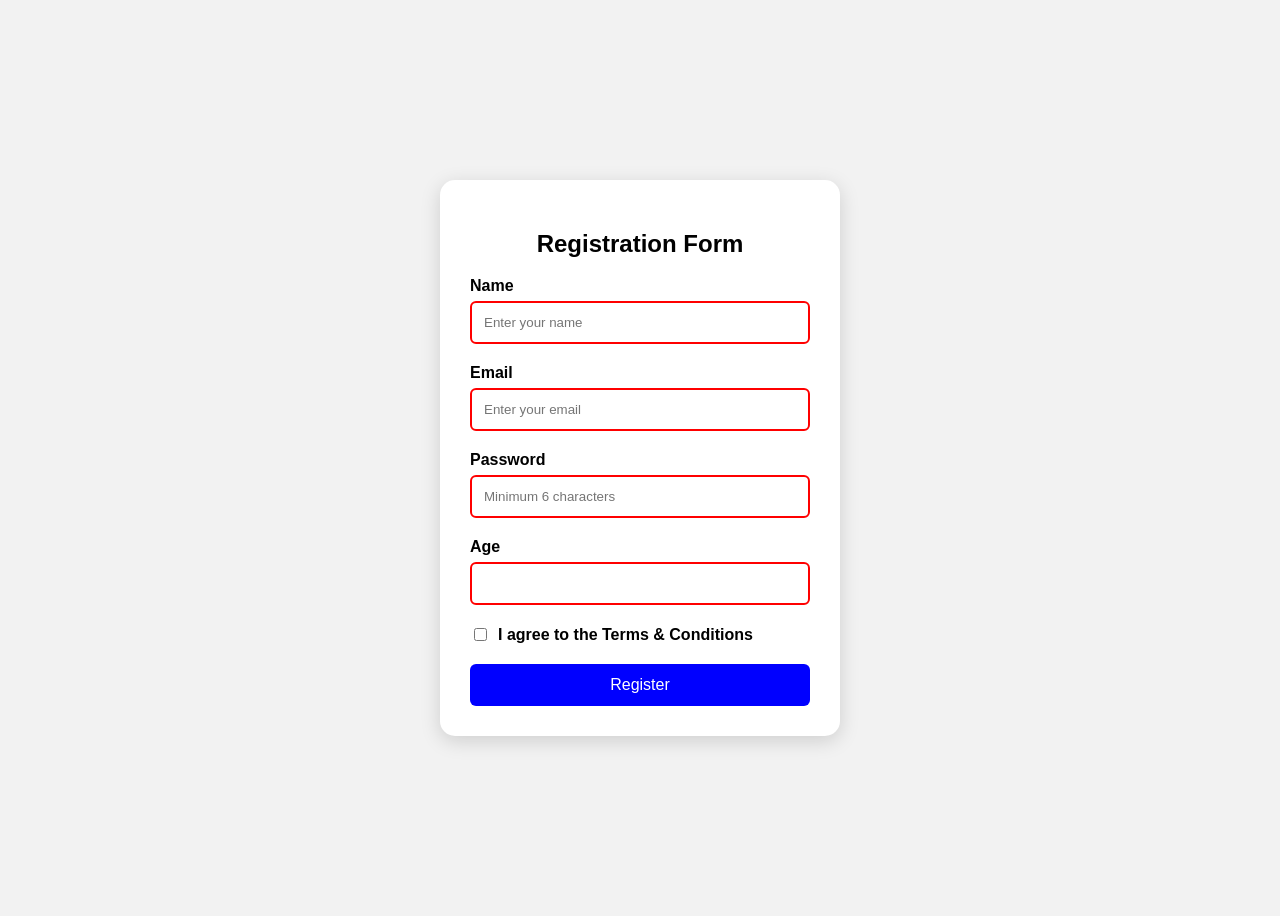
<file: Fullstack/Day_6 - HTML - CSS - JS/Pseudo-Form.html>
<!DOCTYPE html>
<html lang="en">

<head>
    <meta charset="UTF-8">
    <meta name="viewport" content="width=device-width, initial-scale=1.0">
    <title>Pseudo Class Form</title>
    <style>
        * {
            box-sizing: border-box;
        }

        body {
            font-family: Arial, sans-serif;
            display: flex;
            justify-content: center;
            align-items: center;
            min-height: 100vh;
            background-color: #f2f2f2;
        }

        .form-container {
            width: 400px;
            padding: 30px;
            background-color: white;
            border-radius: 15px;
            box-shadow: 0 5px 20px rgba(0, 0, 0, 0.15);
        }

        h2 {
            text-align: center;
        }

        .form-group {
            margin-bottom: 20px;
        }
        label {
            display: block;
            margin-bottom: 6px;
            font-weight: bold;
        }
        input {
            width: 100%;
            padding: 12px;
            border: 2px solid gray;
            border-radius: 6px;
            outline: none;
            transition: 0.3s;
        }
        /* =========================
           1. :HOVER
        ========================= */
        input:hover {
            border-color: orange;
        }

        /* =========================
           2. :FOCUS
        ========================= */
        input:focus {
            border-color: blue;
            background-color: #eef5ff;
        }

        /* =========================
           3. :VALID
        ========================= */
        input:valid {
            border-color: green;
        }

        /* =========================
           4. :INVALID
        ========================= */
        input:invalid {
            border-color: red;
        }

        /* =========================
           CHECKBOX
        ========================= */
        .checkbox-group {
            display: flex;
            align-items: center;
            gap: 8px;
            margin-bottom: 20px;
        }

        .checkbox-group input {
            width: auto;
        }

        /* =========================
           5. :CHECKED
        ========================= */
        .checkbox-group input:checked {
            accent-color: green;
        }

        .checkbox-group input:checked+label {
            color: green;
        }

        .checkbox-group label {
            margin: 0;
        }

        /* =========================
           BUTTON
        ========================= */
        button {
            width: 100%;
            padding: 12px;
            border: none;
            border-radius: 6px;
            background-color: blue;
            color: white;
            font-size: 16px;
            cursor: pointer;
            transition: 0.3s;
        }

        /* =========================
           :HOVER ON BUTTON
        ========================= */
        button:hover {
            background-color: green;
            transform: translateY(-2px);
        }

        /* =========================
           6. :ACTIVE
        ========================= */
        button:active {
            background-color: darkgreen;
            transform: scale(0.96);
        }
    </style>
</head>


<body>

    <div class="form-container">

        <h2>Registration Form</h2>


        <form>

            <!-- NAME -->

            <div class="form-group">

                <label for="name">
                    Name
                </label>

                <input type="text" id="name" name="name" placeholder="Enter your name" minlength="3" required>

            </div>


            <!-- EMAIL -->

            <div class="form-group">

                <label for="email">
                    Email
                </label>

                <input type="email" id="email" name="email" placeholder="Enter your email" required>

            </div>


            <!-- PASSWORD -->

            <div class="form-group">

                <label for="password">
                    Password
                </label>

                <input type="password" id="password" name="password" placeholder="Minimum 6 characters" minlength="6"
                    required>

            </div>


            <!-- AGE -->

            <div class="form-group">

                <label for="age">
                    Age
                </label>

                <input type="number" id="age" name="age" min="18" max="60" required>

            </div>


            <!-- CHECKBOX -->

            <div class="checkbox-group">

                <input type="checkbox" id="terms" required>

                <label for="terms">
                    I agree to the Terms & Conditions
                </label>

            </div>


            <!-- BUTTON -->

            <button type="submit">
                Register
            </button>

        </form>

    </div>

</body>

</html>
</file>
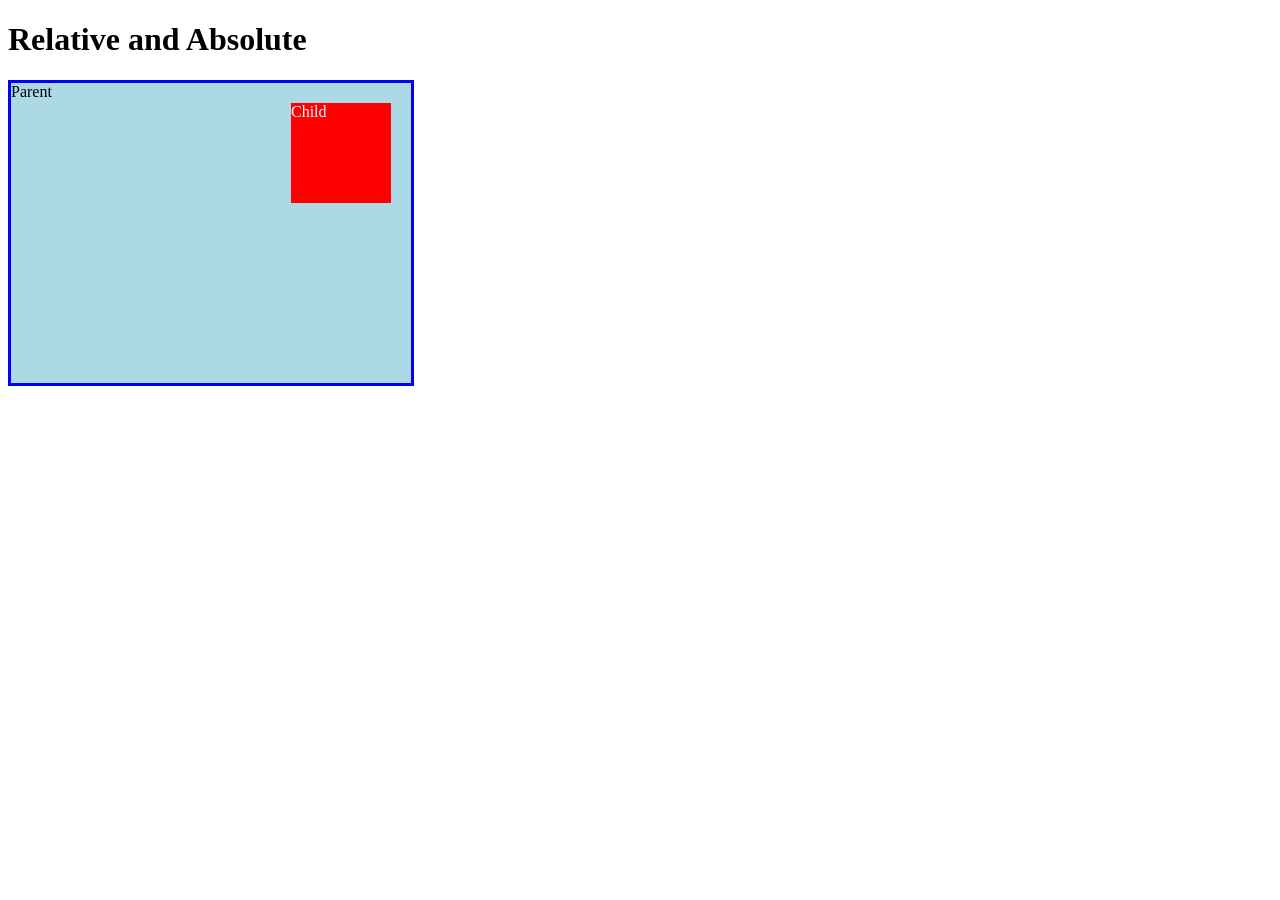
<file: Fullstack/Day_6 - HTML - CSS - JS/relative-absolute.html>
<!DOCTYPE html>
<html lang="en">

<head>
    <meta charset="UTF-8">
    <meta name="viewport" content="width=device-width, initial-scale=1.0">

    <title>Relative and Absolute</title>

    <style>
        .parent {
            width: 400px;
            height: 300px;
            background-color: lightblue;
            border: 3px solid blue;
            /* Important */
            position: relative;
        }

        .child {
            width: 100px;
            height: 100px;
            background-color: red;
            color: white;
            /* Important */
            position: absolute;
            top: 20px;
            right: 20px;
        }
    </style>
</head>

<body>
    <h1>
        Relative and Absolute
    </h1>
    <div class="parent">
        Parent
        <div class="child">
            Child
        </div>
    </div>
</body>

</html>
</file>
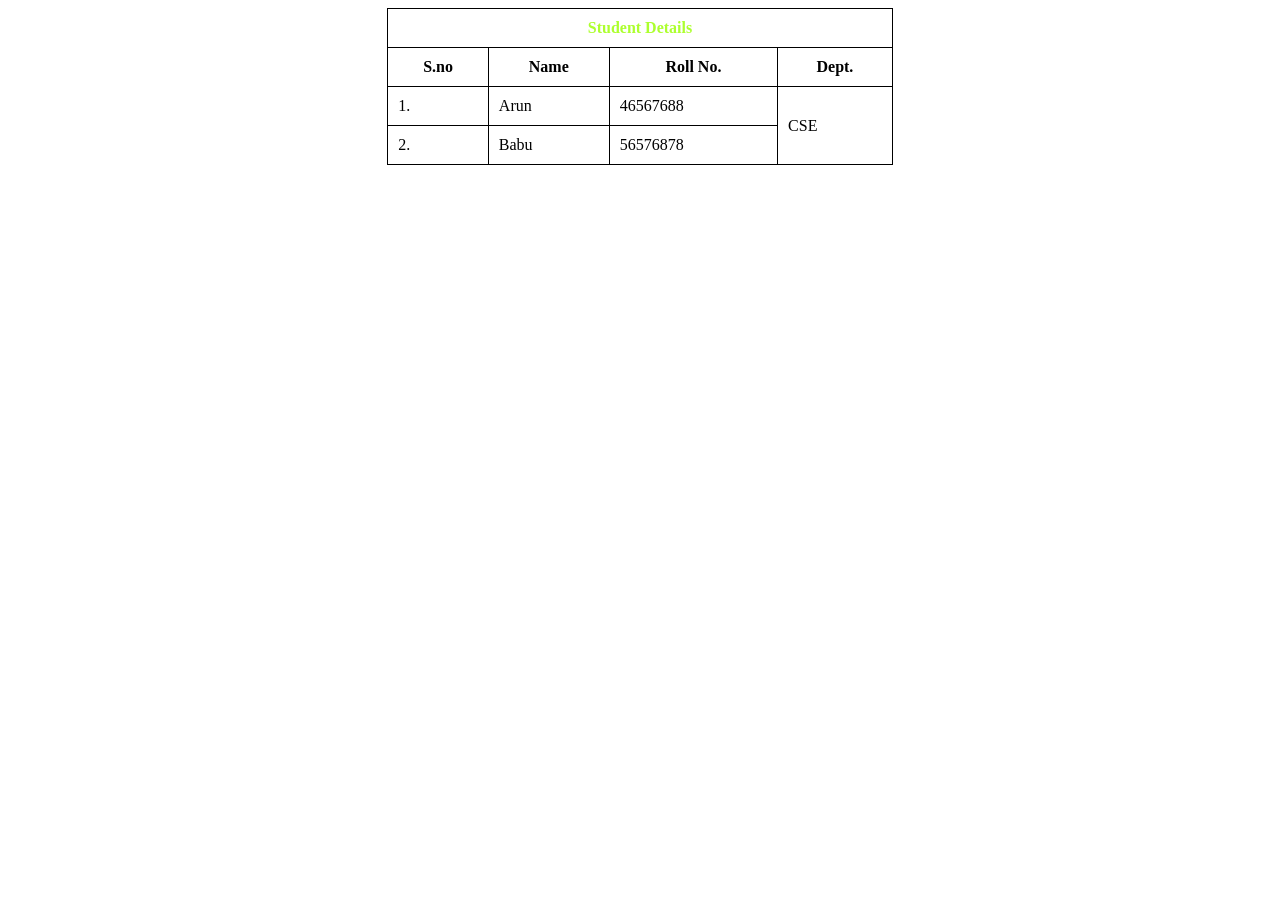
<file: Fullstack/Day_6 - HTML - CSS - JS/Table.html>
<!DOCTYPE html>
<html lang="en">

<head>
    <meta charset="UTF-8">
    <meta name="viewport" content="width=device-width, initial-scale=1.0">
    <title>Document</title>
</head>
<body>
    <style>
        table {
            border-collapse: collapse;
            width: 40%;
            margin: auto;
        }

        table,
        th,
        tr,
        td {
            border: 1px solid black;
            padding: 10px;
        }
    </style>
    <div class="table">
        <table>
            <thead>
                <tr>
                    <th colspan="4" style="color: greenyellow;">Student Details</th>
                </tr>
                <tr>
                    <th>S.no</th>
                    <th>Name</th>
                    <th>Roll No.</th>
                    <th>Dept.</th>
                </tr>
            </thead>
            <tbody>
                <tr>
                    <td>1.</td>
                    <td>Arun</td>
                    <td>46567688</td>
                    <td rowspan="2">CSE</td>
                </tr>
                <tr>
                    <td>2.</td>
                    <td>Babu</td>
                    <td>56576878</td>
                </tr>
            </tbody>
        </table>
    </div>
</body>

</html>
</file>
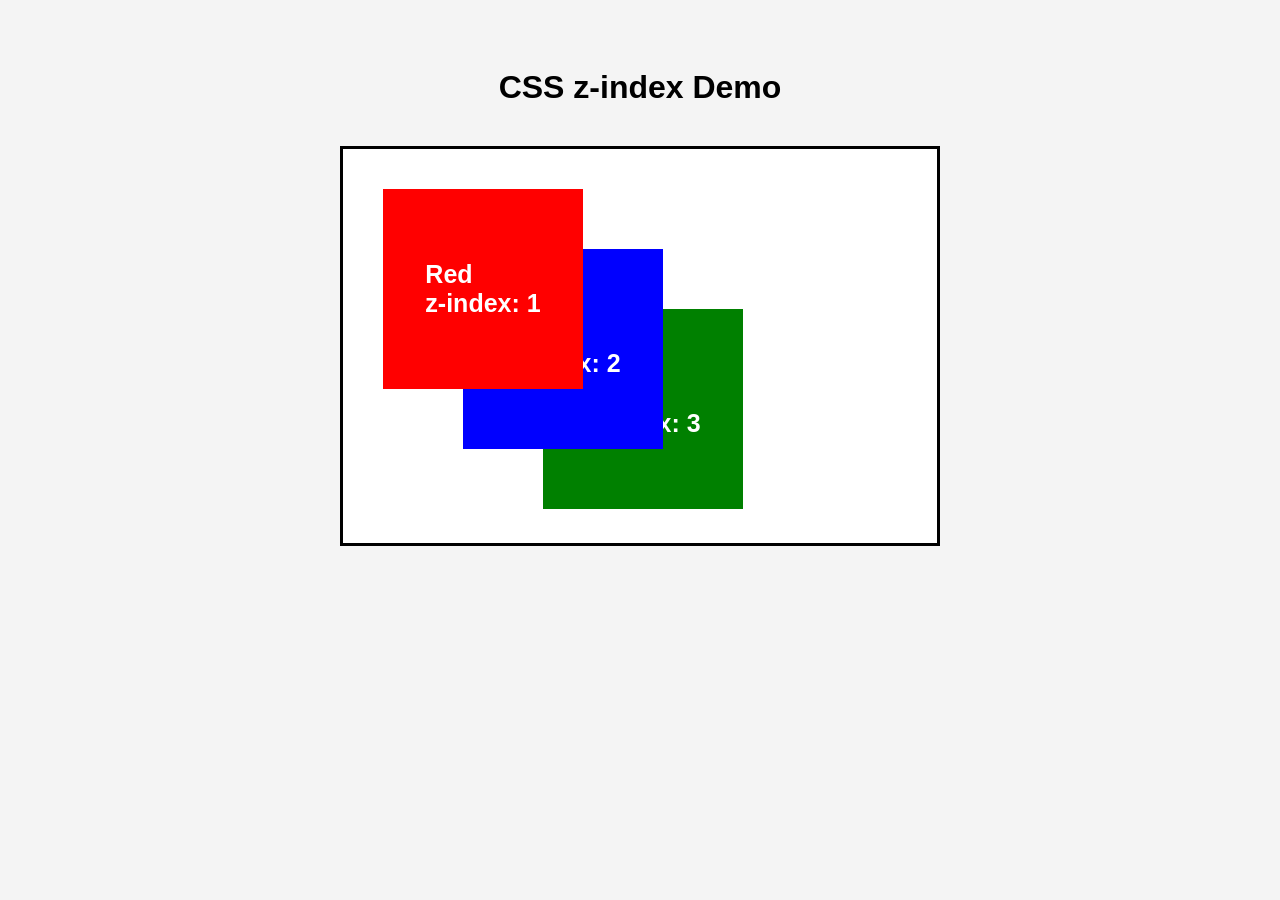
<file: Fullstack/Day_6 - HTML - CSS - JS/z-index.html>
<!DOCTYPE html>
<html lang="en">

<head>
    <meta charset="UTF-8">
    <meta name="viewport" content="width=device-width, initial-scale=1.0">
    <title>Z-Index Demo</title>
    <style>
        * {
            box-sizing: border-box;
        }

        body {
            font-family: Arial, sans-serif;
            padding: 40px;
            background-color: #f4f4f4;
        }

        h1 {
            text-align: center;
        }

        .container {
            width: 600px;
            height: 400px;
            margin: 40px auto;
            background-color: white;
            border: 3px solid black;
            position: relative;
        }

        /* ==============================
           BOX 1
        ============================== */
        .box1 {
            width: 200px;
            height: 200px;
            background-color: red;
            color: white;
            position: absolute;
            top: 40px;
            left: 40px;
            z-index: 3;
            display: flex;
            justify-content: center;
            align-items: center;
            font-size: 25px;
            font-weight: bold;
        }


        /* ==============================
           BOX 2
        ============================== */
        .box2 {
            width: 200px;
            height: 200px;
            background-color: blue;
            color: white;
            position: absolute;
            top: 100px;
            left: 120px;
            z-index: 2;
            display: flex;
            justify-content: center;
            align-items: center;
            font-size: 25px;
            font-weight: bold;
        }

        /* ==============================
           BOX 3
        ============================== */

        .box3 {
            width: 200px;
            height: 200px;
            background-color: green;
            color: white;
            position: absolute;
            top: 160px;
            left: 200px;
            z-index: 1;
            display: flex;
            justify-content: center;
            align-items: center;
            font-size: 25px;
            font-weight: bold;
        }
    </style>

</head>


<body>


    <h1>
        CSS z-index Demo
    </h1>


    <div class="container">


        <div class="box1">
            Red
            <br>
            z-index: 1
        </div>


        <div class="box2">
            Blue
            <br>
            z-index: 2
        </div>


        <div class="box3">
            Green
            <br>
            z-index: 3
        </div>


    </div>


</body>

</html>
</file>
<file: Fullstack/Day_6 - HTML - CSS - JS/styles.css>
/* Universal Selector */
* {
  font-family: sans-serif;
  box-sizing: border-box;
}
/* Element Selector */
body {
  background-color: rgb(230, 227, 255);
}
p {
  font-style: italic;
}
/* ID Selector */
#heading1 {
  font-weight: 200;
  color: rgb(255, 158, 31);
  font-family: serif;
}
/* Class Selectors */
.red {
  color: red;
}
.green {
  color: green;
}
.blue {
  color: blue;
}
.card {
  border: 4px dotted red;
  width: 200px;
  height: 200px;
  /* T R B L = Top → Right → Bottom → Left */
  padding: 5px 2px;
  margin: 5px;
  border-radius: 50%;
  text-align: center;
}
/* Descendant Selector */
.card p {
  color: blue;
}
/* Group Selector - COMMA */
.a1,
.a2,
.a3 {
  padding: 5px;
  margin: 5px;
}
/*
SPACE → anywhere inside
>     → directly inside
*/
/* Descendant/Child Selector - SPACE/> */
.classroom > p {
  background-color: lightgreen;
}

/* Adjacent/General Sibling Selector - +/~ */
h2 ~ p {
  background-color: yellow;
}

input {
  padding: 10px;
  outline: none;
}
input[type="text"] {
  background-color: lightpink;
  border: none;
  transition: 0.3s;
}
input[type="text"]:hover {
  transform: scale(1.2);
}
input[type="text"]:focus {
  border: 2px solid blue;
}
input[type="email"] {
  background-color: rgb(174, 255, 168);
}
input[type="password"] {
  background-color: rgb(180, 190, 255);
}
input[type="number"] {
  background-color: rgb(255, 226, 167);
}

button {
  padding: 10px;
  border-radius: 5px;
  outline: none;
}

button[type="submit"] {
  background-color: black;
  color: white;
  transition: 0.3s;
}

/* Pseudo Selector Hover - : */
button[type="submit"]:hover {
  background-color: rgb(255, 40, 40);
  color: white;
  cursor: pointer;
  transform: scale(1.2);
}

button[type="submit"]:active {
  border: 2px solid green;
}
</file>
